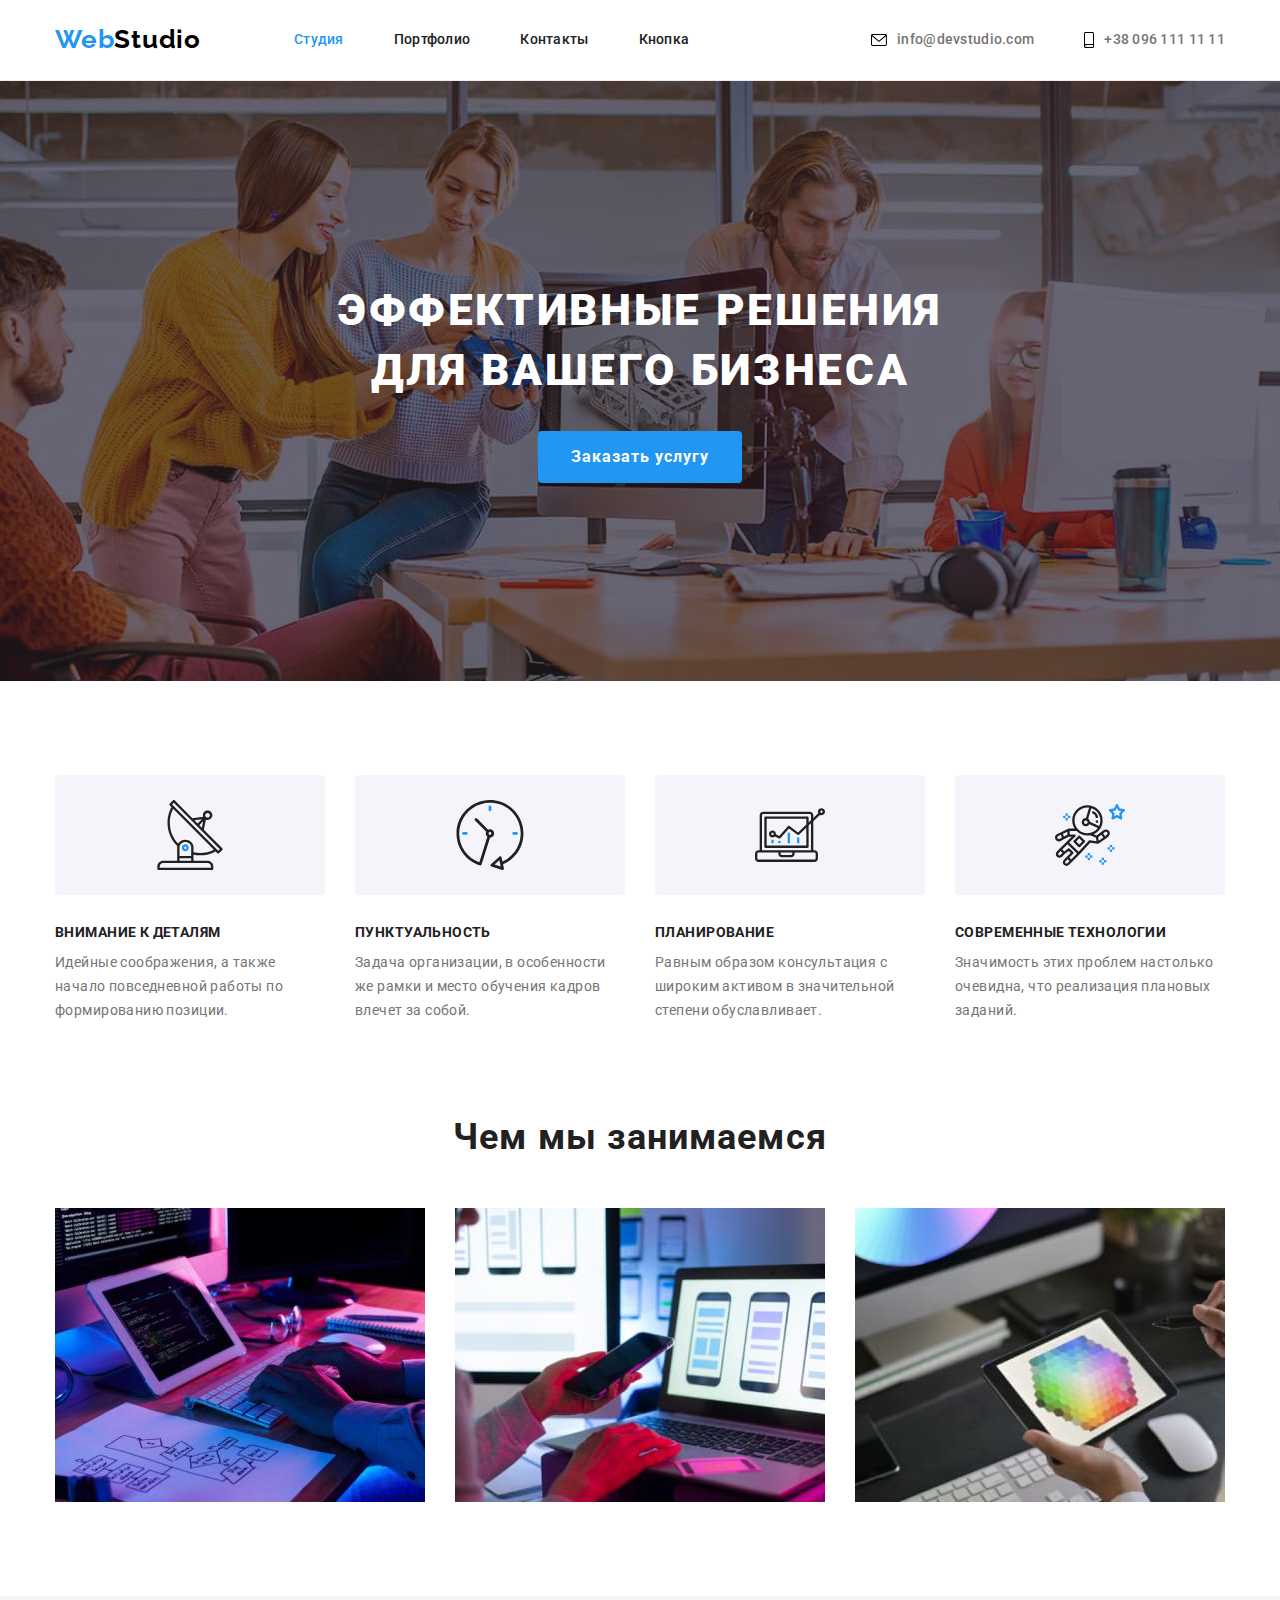
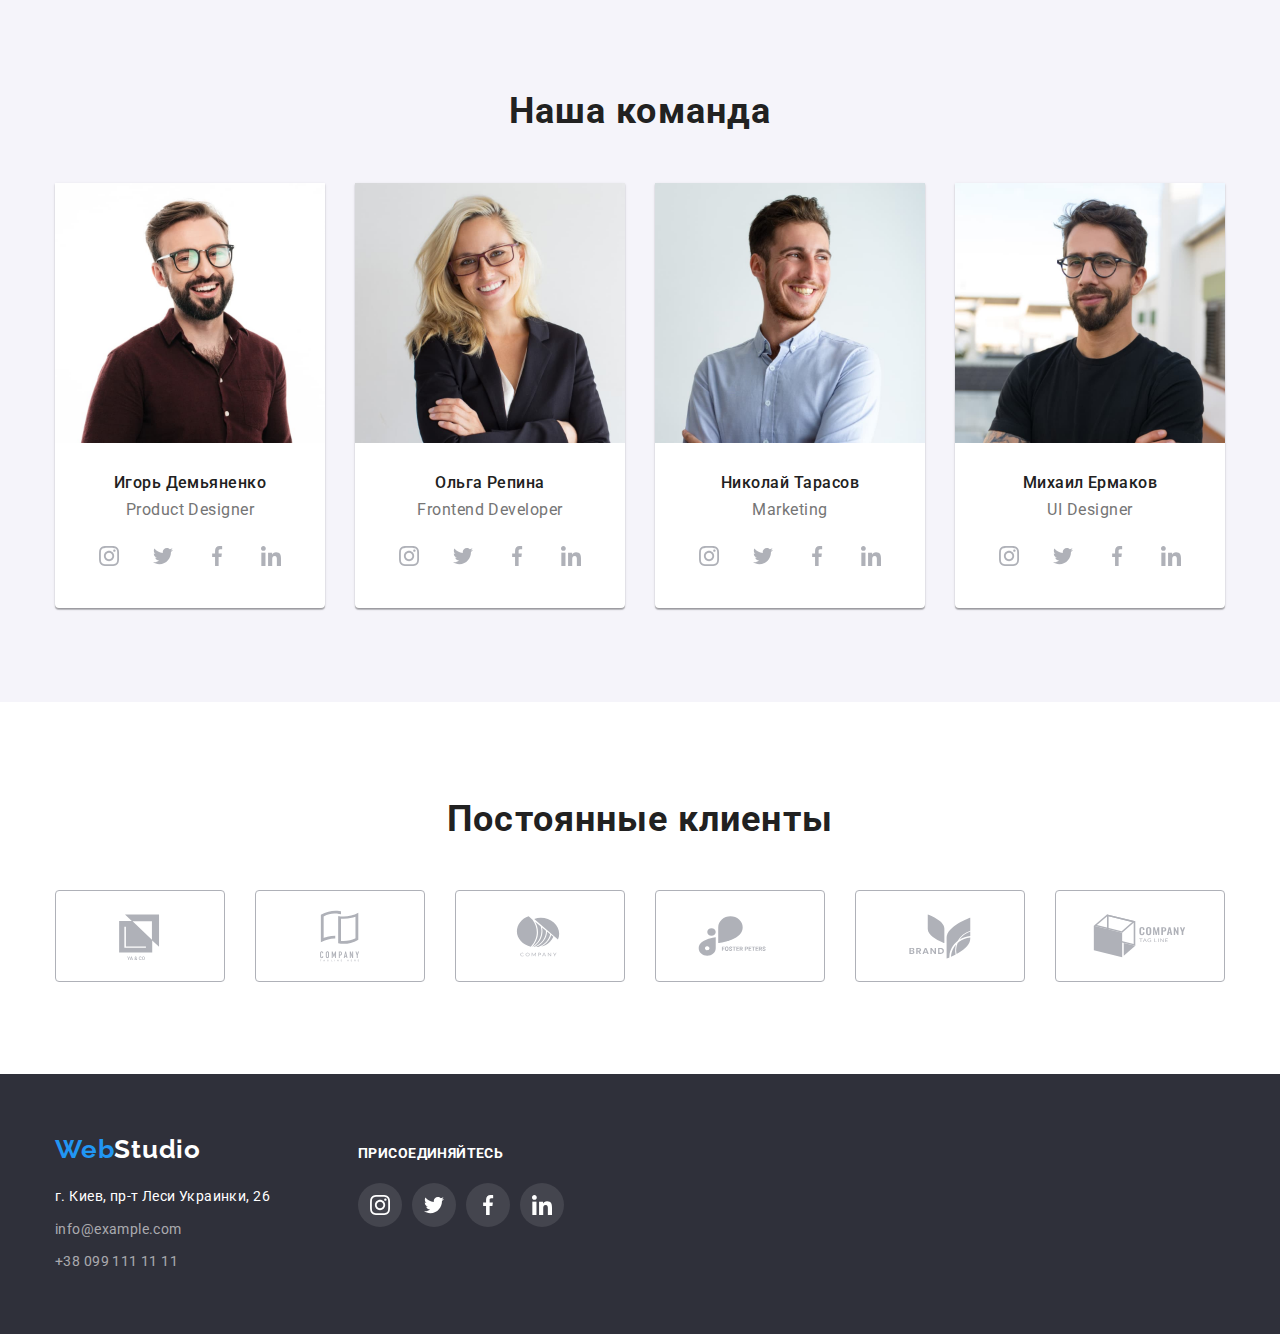
<file: index.html>
<!DOCTYPE html>
<html lang="ru">

<head>
    <meta charset="UTF-8">
    <meta http-equiv="X-UA-Compatible" content="IE=edge">
    <meta name="viewport" content="width=device-width, initial-scale=1.0">
    <title>TEST-ГЛАВНАЯ</title>
    <link rel="preconnect" href="https://fonts.googleapis.com">
    <link rel="preconnect" href="https://fonts.gstatic.com" crossorigin>
    <link
        href="https://fonts.googleapis.com/css2?family=Raleway:wght@700&family=Roboto:wght@400;500;700;900&display=swap"
        rel="stylesheet">
    <!-- Файл НОРМАЛИЗ -->
    <link rel="stylesheet"
        href="https://cdnjs.cloudflare.com/ajax/libs/modern-normalize/1.1.0/modern-normalize.min.css">
    <link rel="stylesheet" href="./css/styles.css">
</head>

<body>
    <!-- ==== ШАПКА САЙТА HEADER ===   -->

    <header class="header">
        <div class="container prime-nav">

            <!-- ... ГЛАВНАЯ НАВИГАЦИЯ C ПЕРВЫМ СПИСКОМ ... -->

            <nav class="general-nav">
                <!-- ЛОГОТИП СТУДИИ -->
                <a href="./index.html" class="logo-top"><span class="accent">Web</span><span
                        class="studio">Studio</span></a>
                <!-- ПЕРВЫЙ СПИСОК -->
                <ul class="list site-nav">
                    <li class="item"><a href="./index.html" class="link current">Студия</a></li>
                    <li class="item"><a href="./portfolio.html" class="link portfolio">Портфолио</a></li>
                    <li class="item"><a href="./drop-menu.html" class="link contact">Контакты</a></li>
                    <li class="item"><a href="./button-02anime.html" class="link contact">Кнопка</a></li>
                </ul>
            </nav>
            <!-- ... КОНТАКТЫ ВТОРОЙ СПИСОК В ШАПКЕ ... -->
            <ul class="list contakt-header">
                <li class="item">
                    <a href="mailto:info@devstudio.com" class="link link-mail" rel=""><svg class="icon-contact"
                            width="16" height="12">
                            <use href="./images/symbol.svg#mail"></use>
                        </svg>info@devstudio.com</a>
                </li>
                <li class="item">
                    <a href="tel:+380961111111" class="link link-tel"><svg class="icon-contact" width="10" height="16">
                            <use href="./images/symbol.svg#smart"></use>
                        </svg>+38 096 111 11 11</a>
                </li>
            </ul>
        </div>
    </header>

    <!-- ==== MAIN СТРАНИЦЫ ==== -->
    <main>
        <!-- HERO -->
        <section class="section hero-img">
            <div class="container hero">
                <h1 class="hero-title">Эффективные решения<br> для вашего бизнеса</h1>
                <button type="button" class="hero-btn btn">Заказать услугу</button>
            </div>
        </section>

        <!-- ==== СЕКЦИЯ ОСОБЕННОСТИ ==== -->

        <section class="section nuances">
            <div class="container flex-nuances">
                <h2 class="hidden section-title">Особенности</h2>
                <ul class="list nuances-list">
                    <li class="item">
                        <div class="box-nuanse">
                            <svg width="70" height="70" class="icon-nuanse">
                                <use href="./images/symbol.svg#antenna"></use>
                            </svg>
                        </div>
                        <h3 class="title nuances-title">Внимание к деталям</h3>
                        <p class="txt">
                            Идейные соображения, а также начало повседневной работы по формированию позиции.
                        </p>
                    </li>
                    <li class="item">
                        <div class="box-nuanse">
                            <svg width="70" height="70" class="icon-nuanse">
                                <use href="./images/symbol.svg#clock"></use>
                            </svg>
                        </div>
                        <h3 class="title nuances-title">Пунктуальность</h3>
                        <p class="txt">
                            Задача организации, в особенности же рамки и место обучения кадров влечет за собой.
                        </p>
                    </li>
                    <li class="item">
                        <div class="box-nuanse">
                            <svg width="70" height="70" class="icon-nuanse">
                                <use href="./images/symbol.svg#diagram"></use>
                            </svg>
                        </div>
                        <h3 class="title nuances-title">Планирование</h3>
                        <p class="txt">
                            Равным образом консультация с широким активом в значительной степени обуславливает.
                        </p>
                    </li>
                    <li class="item">
                        <div class="box-nuanse">
                            <svg width="70" height="70" class="icon-nuanse">
                                <use href="./images/symbol.svg#astronaut"></use>
                            </svg>
                        </div>
                        <h3 class="title nuances-title">Современные технологии</h3>
                        <p class="txt">
                            Значимость этих проблем настолько очевидна, что реализация плановых заданий.
                        </p>
                    </li>
                </ul>
            </div>
        </section>

        <!-- ==== СЕКЦИЯ ЧЕМ МЫ ЗАНИМАЕМСЯ ==== -->
        <section class="section job">
            <div class="container">
                <h2 class="title section-title">Чем мы занимаемся</h2>
                <ul class="list job-list">
                    <li class="item">
                        <img src="./images/box1.jpg" width="370" alt="руки с клавиатурой" />
                    </li>
                    <li class="item">
                        <img src="./images/box2.jpg" width="370" alt=" рука с мобильным" />
                    </li>
                    <li class="item">
                        <img src="./images/box3.jpg" width="370" alt=" рука с планшетом" />
                    </li>
                </ul>
            </div>
        </section>
        <!-- ====  СЕКЦИЯ КОМАНДА  ==== -->
        <section class="section team">
            <div class="container">
                <h2 class="title section-title">Наша команда</h2>
                <ul class="list team-list">
                    <li class="item">
                        <img src="./images/t-card1.jpg" width="270" alt="фото Игорь Демьяненко">
                        <div class="team-card">
                            <h3 class="title team-title">Игорь Демьяненко</h3>
                            <p lang="en" class="txt">Product Designer</p>
                            <ul class="list social-list">
                                <li class="item item-social">
                                    <a href="" class="link link-soc">
                                        <svg class="icon-soc" width="20" height="20">
                                            <use href="./images/symbol.svg#insta"></use>
                                        </svg>
                                    </a>
                                </li>
                                <li class="item item-social">
                                    <a href="" class="link link-soc">
                                        <svg class="icon-soc" width="20" height="20">
                                            <use href="./images/symbol.svg#twitt"></use>
                                        </svg>
                                    </a>
                                </li>
                                <li class="item item-social">
                                    <a href="" class="link link-soc">
                                        <svg class="icon-soc" width="20" height="20">
                                            <use href="./images/symbol.svg#fb"></use>
                                        </svg>
                                    </a>
                                </li>
                                <li class="item item-social">
                                    <a href="" class="link link-soc">
                                        <svg class="icon-soc" width="20" height="20">
                                            <use href="./images/symbol.svg#linkedin"></use>
                                        </svg>
                                    </a>
                                </li>
                            </ul>
                        </div>
                    </li>
                    <li class="item">
                        <img src="./images/t-card2.jpg" width="270" alt="фото Ольга Репина">
                        <div class="team-card">
                            <h3 class="title team-title">Ольга Репина</h3>
                            <p lang="en" class="txt">Frontend Developer</p>
                            <ul class="list social-list">
                                <li class="item item-social">
                                    <a href="" class="link link-soc">
                                        <svg class="icon-soc" width="20" height="20">
                                            <use href="./images/symbol.svg#insta"></use>
                                        </svg>
                                    </a>
                                </li>
                                <li class="item item-social">
                                    <a href="" class="link link-soc">
                                        <svg class="icon-soc" width="20" height="20">
                                            <use href="./images/symbol.svg#twitt"></use>
                                        </svg>
                                    </a>
                                </li>
                                <li class="item item-social">
                                    <a href="" class="link link-soc">
                                        <svg class="icon-soc" width="20" height="20">
                                            <use href="./images/symbol.svg#fb"></use>
                                        </svg>
                                    </a>
                                </li>
                                <li class="item item-social">
                                    <a href="" class="link link-soc">
                                        <svg class="icon-soc" width="20" height="20">
                                            <use href="./images/symbol.svg#linkedin"></use>
                                        </svg>
                                    </a>
                                </li>
                            </ul>

                        </div>
                    </li>
                    <li class="item">
                        <img src="./images/t-card3.jpg" width="270" alt="фото Николай Тарасов">
                        <div class="team-card">
                            <h3 class="title team-title">Николай Тарасов</h3>
                            <p lang="en" class="txt">Marketing</p>
                            <ul class="list social-list">
                                <li class="item item-social">
                                    <a href="" class="link link-soc">
                                        <svg class="icon-soc" width="20" height="20">
                                            <use href="./images/symbol.svg#insta"></use>
                                        </svg>
                                    </a>
                                </li>
                                <li class="item item-social">
                                    <a href="" class="link link-soc">
                                        <svg class="icon-soc" width="20" height="20">
                                            <use href="./images/symbol.svg#twitt"></use>
                                        </svg>
                                    </a>
                                </li>
                                <li class="item item-social">
                                    <a href="" class="link link-soc">
                                        <svg class="icon-soc" width="20" height="20">
                                            <use href="./images/symbol.svg#fb"></use>
                                        </svg>
                                    </a>
                                </li>
                                <li class="item item-social">
                                    <a href="" class="link link-soc">
                                        <svg class="icon-soc" width="20" height="20">
                                            <use href="./images/symbol.svg#linkedin"></use>
                                        </svg>
                                    </a>
                                </li>
                            </ul>

                        </div>
                    </li>
                    <li class="item">
                        <img src="./images/t-card4.jpg" width="270" alt="фото Михаил Ермаков">
                        <div class="team-card">
                            <h3 class="title team-title">Михаил Ермаков</h3>
                            <p lang="en" class="txt">UI Designer</p>
                            <ul class="list social-list">
                                <li class="item item-social">
                                    <a href="" class="link link-soc">
                                        <svg class="icon-soc" width="20" height="20">
                                            <use href="./images/symbol.svg#insta"></use>
                                        </svg>
                                    </a>
                                </li>
                                <li class="item item-social">
                                    <a href="" class="link link-soc">
                                        <svg class="icon-soc" width="20" height="20">
                                            <use href="./images/symbol.svg#twitt"></use>
                                        </svg>
                                    </a>
                                </li>
                                <li class="item item-social">
                                    <a href="" class="link link-soc">
                                        <svg class="icon-soc" width="20" height="20">
                                            <use href="./images/symbol.svg#fb"></use>
                                        </svg>
                                    </a>
                                </li>
                                <li class="item item-social">
                                    <a href="" class="link link-soc">
                                        <svg class="icon-soc" width="20" height="20">
                                            <use href="./images/symbol.svg#linkedin"></use>
                                        </svg>
                                    </a>
                                </li>
                            </ul>

                        </div>
                    </li>
                </ul>
            </div>
        </section>

        <!-- ===== СЕКЦИЯ КЛИЕНТЫ ==== -->

        <section class="section section-client">
            <div class="container">
                <h2 class="title section-title">Постоянные клиенты</h2>
                <ul class="list client-list">
                    <li class="item klient-item"><a href="#" class="link link-client">
                            <svg class="icon-client" width="106" height="60">
                                <use href=" ./images/symbol.svg#client1"></use>
                            </svg>
                        </a></li>
                    <li class="item client-item"><a href="#" class="link link-client">
                            <svg class="icon-client" width="106" height="60">
                                <use href=" ./images/symbol.svg#client2"></use>
                            </svg>
                        </a></li>
                    <li class="item client-item"><a href="#" class="link link-client">
                            <svg class="icon-client" width="106" height="60">
                                <use href=" ./images/symbol.svg#client3"></use>
                            </svg>
                        </a></li>
                    <li class="item client-item"><a href="#" class="link link-client">
                            <svg class="icon-client" width="106" height="60">
                                <use href=" ./images/symbol.svg#client4"></use>
                            </svg>
                        </a></li>
                    <li class="item client-item"><a href="#" class="link link-client">
                            <svg class="icon-client" width="106" height="60">
                                <use href=" ./images/symbol.svg#client5"></use>
                            </svg>

                        </a></li>
                    <li class="item client-item"><a href="#" class="link link-client">
                            <svg class="icon-client" width="106" height="60">
                                <use href=" ./images/symbol.svg#client6"></use>
                            </svg>
                        </a></li>
                </ul>
            </div>

        </section>
    </main>

    <!-- ==== FOOTER ==== -->

    <footer class="section footer">
        <div class="container footer-container">
            <div class="address-logo"><a href="./index.html" class="logo-bоttom"><span class="accent">Web</span><span
                        class="logo-footer">Studio</span></a>
                <address class="address">
                    <ul class="list contact-footer">
                        <li class="item">
                            <p class="text">г. Киев, пр-т Леси Украинки, 26</p>
                        <li class="item"><a href="mailto:info@example.com" class="link">info@example.com</a></li>
                        <li class="item"><a href="tel:+380991111111" class="link">+38 099 111 11 11</a></li>
                    </ul>
                </address>
            </div>
            <div class="join">
                <h2 class="title-footer">Присоединяйтесь</h2>
                <!-- <ul class="list futer-doclist"></ul> -->
                <ul class="list soc-list-footer">
                    <li class="item item-social">
                        <a href="" class="link link-soc">
                            <svg class="icon-soc" width="20" height="20">
                                <use href="./images/symbol.svg#insta"></use>
                            </svg>
                        </a>
                    </li>
                    <li class="item item-social">
                        <a href="" class="link link-soc">
                            <svg class="icon-soc" width="20" height="20">
                                <use href="./images/symbol.svg#twitt"></use>
                            </svg>
                        </a>
                    </li>
                    <li class="item item-social">
                        <a href="" class="link link-soc">
                            <svg class="icon-soc" width="20" height="20">
                                <use href="./images/symbol.svg#fb"></use>
                            </svg>
                        </a>
                    </li>
                    <li class="item item-social">
                        <a href="" class="link link-soc">
                            <svg class="icon-soc" width="20" height="20">
                                <use href="./images/symbol.svg#linkedin"></use>
                            </svg>
                        </a>
                    </li>
                </ul>

            </div>

        </div>

    </footer>
    <!-- ===========FUTER-FIN======== -->
    <!-- MODAL -->
    <div class="backdrop is-hidden">
        <div class="modal">
            <button type="button" class="modal-btn btn">Убрать</button>
            <p class="txt txt-modal">Lorem ipsum dolor sit amet consectetur adipisicing elit. Voluptatibus delectus
                soluta quidem aperiam, consectetur obcaecati expedita, voluptatum nisi quis, quibusdam dicta ipsa
                velit!</p>
        </div>
    </div>


</body>

</html>
</file>
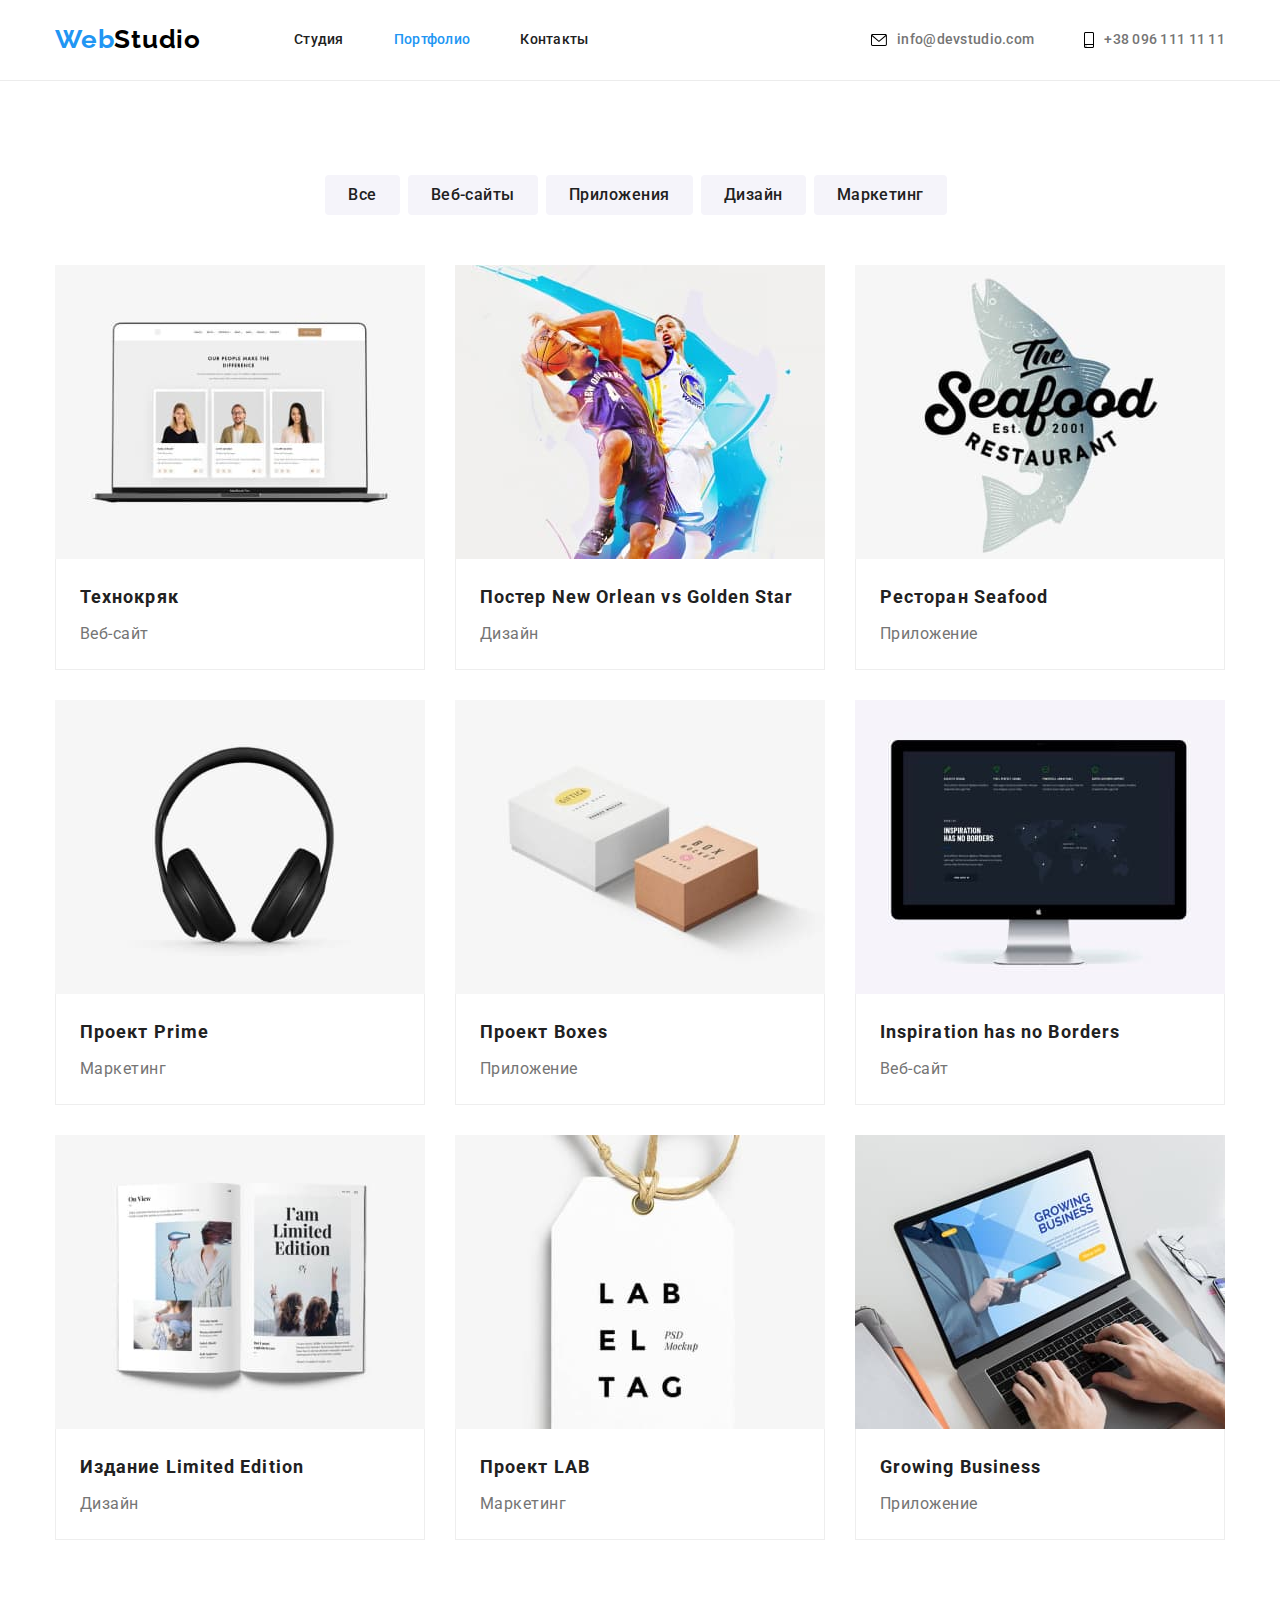
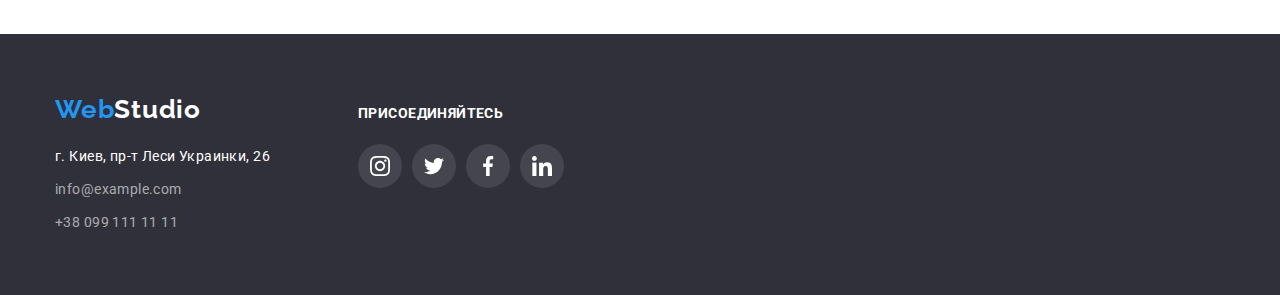
<file: portfolio.html>
<!DOCTYPE html>
<html lang="ru">

<head>
    <meta charset="UTF-8">
    <meta http-equiv="X-UA-Compatible" content="IE=edge">
    <meta name="viewport" content="width=device-width, initial-scale=1.0">
    <title>TEST-Ctudio ПОРТФОЛИО</title>
    <link rel="preconnect" href="https://fonts.googleapis.com">
    <link rel="preconnect" href="https://fonts.gstatic.com" crossorigin>
    <link
        href="https://fonts.googleapis.com/css2?family=Raleway:wght@700&family=Roboto:wght@400;500;700;900&display=swap"
        rel="stylesheet">
    <!-- <link rel="preconnect" href="https://fonts.googleapis.com">
    <link rel="preconnect" href="https://fonts.gstatic.com" crossorigin>
    <link
        href="https://fonts.googleapis.com/css2?family=Raleway:wght@700&family=Roboto:ital,wght@0,500;0,700;0,900;1,400&display=swap"
        rel="stylesheet"> -->
    <!-- Файл НОРМАЛИЗ -->
    <link rel="stylesheet"
        href="https://cdnjs.cloudflare.com/ajax/libs/modern-normalize/1.1.0/modern-normalize.min.css">
    <link rel="stylesheet" href="./css/styles.css">
</head>

<body>
    <!-- ==== ШАПКА САЙТА ==== -->
    <header class="header">

        <div class="container prime-nav">

            <!-- ==== ГЛАВНАЯ НАВИГАЦИЯ C ПЕРВЫМ СПИСКОМ ==== -->

            <!-- ЛОГОТИП СТУДИИ -->
            <nav class="general-nav"><a href="./index.html" class="logo-top"><span class="accent">Web</span><span
                        class="studio">Studio</span></a>
                <ul class="list site-nav">
                    <li class="item"><a href="./index.html" class="link ">Студия</a></li>
                    <li class="item"><a href="./portfolio.html" class="link portfolio current">Портфолио</a></li>
                    <li class="item"><a href="#" class="link contact">Контакты</a></li>
                </ul>
            </nav>
            <!-- .... КОНТАКТЫ ВТОРОЙ СПИСОК В ШАПКЕ .... -->
            <ul class="list contakt-header">
                <li class="item">
                    <a href="mailto:info@devstudio.com" class="link link-mail" rel=""><svg class="icon-contact"
                            width="16" height="12">
                            <use href="./images/symbol.svg#mail"></use>
                        </svg>info@devstudio.com</a>
                </li>
                <li class="item">
                    <a href="tel:+380961111111" class="link link-tel"><svg class="icon-contact" width="10" height="16">
                            <use href="./images/symbol.svg#smart"></use>
                        </svg>+38 096 111 11 11</a>
                </li>
            </ul>
        </div>
    </header>
    <!-- MAIN СОДЕРЖАНИЕ -->
    <main>
        <section class="section works">
            <div class="container work-container">
                <h2 class="hidden">Портфолио</h2>
                <!-- ... КНОПКИ ... -->
                <ul class="list work-list">
                    <li><button type="button" class="btn-work">Все</button></li>
                    <li><button type="button" class="btn-work">Веб-сайты</button></li>
                    <li><button type="button" class="btn-work">Приложения</button></li>
                    <li><button type="button" class="btn-work">Дизайн</button></li>
                    <li><button type="button" class="btn-work">Маркетинг</button></li>
                </ul>
                <!-- ==== РАБОТЫ ==== -->
                <ul class="list example-list">
                    <li class="work-item"><a href="#" class="link"><img src="./images/01-tehno.jpg"
                                alt="Картинка с примером веб-сайта" width="370">
                            <div class="card-content">
                                <h3 class="title works-title">Технокряк</h3>
                                <p class="txt">Веб-сайт</p>
                            </div>
                        </a>
                    </li>
                    <li class="work-item"><a href="#" class="link">
                            <img src="./images/02-neworlean.jpg" alt="Пример постера" width="370">
                            <div class="card-content">
                                <h3 class="title works-title">Постер <span lang="en">New Orlean vs Golden Star</span>
                                </h3>
                                <p class="txt">Дизайн</p>
                            </div>
                        </a>
                    </li>
                    <li class="work-item"><a href="#" class="link">
                            <img src="./images/03-rest.jpg" alt="Картинка рекламы ресторана" width="370">
                            <div class="card-content">
                                <h3 class="title works-title">Ресторан Seafood</h3>
                                <p class="txt">Приложение</p>
                            </div>
                        </a>
                    </li>
                    <li class="work-item"><a href="#" class="link">
                            <img src="./images/04-prime.jpg" alt="Картинка рекламы гаджетов" width="370">
                            <div class="card-content">
                                <h3 class="title works-title">Проект Prime</h3>
                                <p class="txt">Маркетинг</p>
                            </div>
                        </a>
                    </li>
                    <li class="work-item"><a href="#" class="link">
                            <img src="./images/05-boxes.jpg" alt="Картинка рекламы приложения" width="370">
                            <div class="card-content">
                                <h3 class="title works-title">Проект Boxes</h3>
                                <p class="txt">Приложение</p>
                            </div>
                        </a>
                    </li>
                    <li class="work-item"><a href="#" class="link">
                            <img src="./images/06-no-borders.jpg" alt="Картинка рекламы веб-сайта" width="370">
                            <div class="card-content">
                                <h3 class="title works-title"><span lang="en">Inspiration has no Borders</span></h3>
                                <p class="txt">Веб-сайт</p>
                            </div>
                        </a>
                    </li>
                    <li class="work-item"><a href="#" class="link">
                            <img src="./images/07-limit-edit.jpg" alt="Картинка примера дизайна" width="370">
                            <div class="card-content">
                                <h3 class="title works-title">Издание Limited Edition</h3>
                                <p class="txt">Дизайн</p>
                            </div>
                        </a>
                    </li>
                    <li class="work-item"><a href="#" class="link">
                            <img src="./images/08-lab.jpg" alt="Картинка примера рекламы" width="370">
                            <div class="card-content">
                                <h3 class="title works-title">Проект LAB</h3>
                                <p class="txt">Маркетинг</p>
                            </div>
                        </a>
                    </li>
                    <li class="work-item"><a href="#" class="link">
                            <img src="./images/09-busines.jpg" alt="Картинка рекламы приложения" width="370">
                            <div class="card-content">
                                <h3 class="title works-title">Growing Business</h3>
                                <p class="txt">Приложение</p>
                            </div>
                        </a>
                    </li>
                </ul>
            </div>
        </section>
    </main>

    <!-- ==== FOOTER ==== -->

    <footer class="section footer">
        <div class="container footer-container">
            <div class="address-logo"><a href="./index.html" class="logo-bоttom"><span class="accent">Web</span><span
                        class="logo-footer">Studio</span></a>
                <address class="address">
                    <ul class="list contact-footer">
                        <li class="item">
                            <p class="text">г. Киев, пр-т Леси Украинки, 26</p>
                        <li class="item"><a href="mailto:info@example.com" class="link">info@example.com</a></li>
                        <li class="item"><a href="tel:+380991111111" class="link">+38 099 111 11 11</a></li>
                    </ul>
                </address>
            </div>
            <div class="join">
                <h2 class="title-footer">Присоединяйтесь</h2>
                <!-- <ul class="list futer-doclist"></ul> -->
                <ul class="list soc-list-footer">
                    <li class="item item-social">
                        <a href="" class="link link-soc">
                            <svg class="icon-soc" width="20" height="20">
                                <use href="./images/symbol.svg#insta"></use>
                            </svg>
                        </a>
                    </li>
                    <li class="item item-social">
                        <a href="" class="link link-soc">
                            <svg class="icon-soc" width="20" height="20">
                                <use href="./images/symbol.svg#twitt"></use>
                            </svg>
                        </a>
                    </li>
                    <li class="item item-social">
                        <a href="" class="link link-soc">
                            <svg class="icon-soc" width="20" height="20">
                                <use href="./images/symbol.svg#fb"></use>
                            </svg>
                        </a>
                    </li>
                    <li class="item item-social">
                        <a href="" class="link link-soc">
                            <svg class="icon-soc" width="20" height="20">
                                <use href="./images/symbol.svg#linkedin"></use>
                            </svg>
                        </a>
                    </li>
                </ul>

            </div>

        </div>

    </footer>
</body>

</html>
</file>
<file: css/styles.css>
:root {
  --logo-studio-color: #000000;
  --bg-prime-color: #ffffff;
  --bg-second-color: #f5f4fa;
  --text-prime-color: #757575;
  --text-second-color: #212121;
  --text-accent-color: #2196f3;
  --botton-prime-color: #f5f4fa;
  --border-color: #eeeeee;
  --link-footer-color: rgba(255, 255, 255, 0.6);
  --hero-footer-color: #2f303a;
  --border-card-color: #eeeeee;
  --header-border-color: #ececec;
  --icon-soc-color: #afb1b8;
  --soc-footer-color: rgba(255, 255, 255, 0.1);
}
body {
  font-family: "Roboto", sans-serif;
  font-style: normal;
  font-weight: 400;
  font-size: 14px;
  background-color: var(--body-prime-color);
  color: var(--text-prime-color);
}
/* ЗАГОЛОВКИ СБРОС отступов */
p,
h1,
h2,
h3,
h4,
h5,
h6,
ul {
  margin-top: 0;
  margin-bottom: 0;
}
/* РИСУНКИ В INLINE-BLOCK */
img {
  display: block;
  padding: 0;
  margin: 0;
}
/* === УДАЛЕНЫ МАРКЕРЫ ДЛЯ ВСЕХ СПИСКОВ === */
.list {
  margin: 0;
  padding: 0;
  list-style: none;
}
/* === УДАЛЕНЫ ПОДЧЕРКИВАНИЕ ССЫЛОК ===  */
.link {
  text-decoration: none;
}
/* --= ПАРАМЕТРЫ КОНТЕЙНЕРА =-- */
.container {
  width: 1200px;
  margin: 0 auto;
  padding-left: 15px;
  padding-right: 15px;
}
/* ===  ШРИФТ h2(ешеду) ДЛЯ ВСЕХ СЕКЦИЙ(кроме footer)  === */
.section-title {
  margin-bottom: 50px;

  font-weight: 700;
  font-size: 36px;
  line-height: 1.17;
  text-align: center;
  letter-spacing: 0.03em;
}
/* ========== HEADER======= */

/* БЛОК НАВИГАЦИЯ И КОНТАКТЫ */
.prime-nav {
  display: flex;
  align-items: center;
  /* justify-content: space-between; */
}

/* ----  СТИЛЬ ЛОГОТИПА HEADER И FOOTER   --- */
.logo-top {
  display: block;
  padding-top: 24px;
  padding-bottom: 25px;
}
.logo-top,
.logo-bоttom {
  text-decoration: none;
  font-family: Raleway;
  font-style: normal;
  font-weight: 700;
  font-size: 26px;
  line-height: 31px;
  letter-spacing: 0.03em;
  text-decoration: none;
  /* --- ЦВЕТ ЛОГОТИПА HEADER  --- */
  color: var(--logo-studio-color);
}
/* -- ЦВЕТОВОЙ АКЦЕНТ ЛОГОТИПА HEADER И FOOTER -- */
.accent {
  color: var(--text-accent-color);
}

/* ====ГЛАВНАЯ НАВИГАЦИЯ ==== */
.general-nav {
  display: flex;
  align-items: center;
}
.site-nav {
  display: flex;
  margin-left: 93px;
}
.site-nav .item + .item {
  margin-left: 50px;
}
.site-nav .link {
  display: block;
  padding-top: 32px;
  padding-bottom: 32px;

  font-size: 14px;
  font-weight: 500;
  line-height: 1.14;
  letter-spacing: 0.02em;
  color: var(--text-second-color);

  text-decoration: none;
}
/* ---= ПОДСВЕТКА ТЕКУЩЕЙ СТРАНИЦЫ =---  */
.site-nav .link.current {
  color: var(--text-accent-color);
}
.site-nav .link:hover,
.site-nav .link:focus {
  color: var(--text-accent-color);
}

/* --- КОНТАКТЫ HEADER   --- */
.contakt-header {
  display: flex;
  /* align-items: baseline; */
  margin-left: auto;
}
.contakt-header .item + .item {
  margin-left: 50px;
}
.contakt-header .item {
  display: inline-flex;
  align-items: center;
}

.contakt-header .link {
  /* ПЕРЕВОДИМ В FLEX */
  display: flex;
  align-items: center;
  /* _________Старыйкод___________ */
  padding-top: 32px;
  padding-bottom: 32px;
  text-decoration: none;
  font-size: 14px;
  font-weight: 500;
  line-height: 1.14;
  letter-spacing: 0.02em;
  color: var(--text-prime-color);
  /* fill: currentColor; */
}
.icon-contact {
  /* fill: var(--text-prime-color); */
  margin-right: 10px;
}

/* HOVER FOCUS ЧЕРЕЗ LI */
/* +ЗАЛИВАЕМ SVG ЧЕРЕЗ CURRENTcolor */

.contakt-header .link:hover,
.contakt-header .link:focus {
  color: var(--text-accent-color);
  fill: currentColor;
}
/* --------------------------------------- */
/* .contakt-header .link:hover:hover .icon-contact,
.contakt-header .link:hover:focus .icon-contact {
  color: var(--text-accent-color);
  fill: var(--text-accent-color);
} */

/* ---нижняя линия в HEADER------  */
.header {
  border-bottom: 1px solid var(--header-border-color);
}

/* ===========  HEADER FIN  ====== */

/* ===  MAIN INDEX  === */

/* ---  СТИЛЬ ДЛЯ HERO  --- */

.hero-img {
  max-width: 1600px;
  height: 600px;
  margin-left: auto;
  margin-right: auto;

  text-align: center;
  background-image: linear-gradient(
      rgba(56, 47, 58, 0.4),
      rgba(56, 47, 58, 0.4)
    ),
    url(../images/hero-Img-opt.jpg);
  background-color: var(--bg-hero-color);
  background-repeat: no-repeat;
  background-size: cover;
  background-position: center;
}
.hero {
  padding-top: 200px;
  padding-bottom: 200px;
}
.hero-title {
  margin-bottom: 30px;
  /* ШРИФТЫ */
  font-weight: 900;
  font-size: 44px;
  line-height: 1.36;
  letter-spacing: 0.06em;
  text-transform: uppercase;
  color: var(--bg-prime-color);
}
/* ==== КНОПКА HERO Заказать === */
.hero-btn.btn {
  display: inline-block;
  padding: 10px 32px;
  align-items: center;
  text-align: center;

  font-family: inherit; /* НАСЛ-от BODY-  */
  font-weight: 700;
  font-size: 16px;
  line-height: 1.87;
  letter-spacing: 0.06em;

  border: 1px solid transparent;
  border-radius: 4px;
  color: var(--bg-prime-color);
  background-color: var(--text-accent-color);
  cursor: pointer;
}
.hero-btn.btn:hover,
.hero-btn.btn:focus,
.hero-btn.btn:active {
  background: #188ce8;
  box-shadow: 0px 4px 4px rgba(0, 0, 0, 0.15);
}
/* ---  HERO-FIN  --- */

.title {
  color: var(--text-second-color);
}
/* ========  СЕКЦИЯ ОСОБЕННОСТИ  ======= */

.nuances {
  padding-top: 94px;
}
.hidden {
  display: none;
}
.nuances-list {
  display: flex;
  flex-direction: row;

  /* display: flex;
  justify-content: center;
  margin-left: auto;
  margin-right: auto; */
}

.nuances-list .item:not(:last-child) {
  margin-right: 30px;
}
.nuances-list .item {
  width: 270px;
}

.nuances-title {
  /* padding-bottom: 10px; */
  font-weight: 700;
  font-size: 14px;
  line-height: 1.14;
  letter-spacing: 0.03em;
  text-transform: uppercase;

  margin-bottom: 10px;
}
.nuances-list .txt {
  line-height: 1.7;
  letter-spacing: 0.03em;
}
/* ----ИКОНКИ ОСОБЕННОСТЕЙ------ */
.box-nuanse {
  display: flex;
  justify-content: center;
  align-items: center;
  width: 270px;
  height: 120px;
  margin-bottom: 30px;
  border-radius: 4px;
  background-color: var(--bg-second-color);
}

/* ======== СЕКЦИЯ ЧЕМ МЫ ЗАНИМАЕМСЯ ======== */
.job {
  padding-top: 94px;
  padding-bottom: 94px;
}
.job-list {
  display: flex;
  justify-content: space-between;
}

/* ============ СЕКЦИЯ КОМАНДА =============== */
.section.team {
  padding-top: 94px;
  padding-bottom: 94px;
  background-color: var(--bg-second-color);
}
.team-list {
  display: flex;
  justify-content: space-between;
}
/* ФОН КАРТОЧКИ КОМАНДЫ */
.team-list > .item {
  border-radius: 0px 0px 4px 4px;
  background-color: var(--bg-prime-color);
  box-shadow: 0px 1px 3px rgba(0, 0, 0, 0.12), 0px 1px 1px rgba(0, 0, 0, 0.14),
    0px 2px 1px rgba(0, 0, 0, 0.2);
}
.team-card {
  padding-top: 30px;
  padding-bottom: 30px;
  text-align: center;
}
.team-title {
  margin-bottom: 10px;
  font-weight: 500;
  font-size: 16px;
  line-height: 1.19;
  text-align: center;
  letter-spacing: 0.03em;
}
.team-list .txt {
  display: inline-block;
  font-size: 16px;
  line-height: 1.19px;
  text-align: center;
  letter-spacing: 0.03em;
}
/* СОЦ-СЕТИ КОМАНДЫ */
.social-list {
  /* width: 270; */
  display: flex;
  flex-direction: row;
  padding-left: 32px;
  padding-right: 32px;
  margin-top: 16px;
  justify-content: center;
}
.item-social:not(:last-child) {
  margin-right: 10px;
}
.link-soc {
  display: flex;
  width: 44px;
  height: 44px;
  justify-content: center;
  align-items: center;
  border-radius: 50%;
  /* background-color: yellow; */
  /* outline: 1px solid teal; */
}
.link-soc:hover,
.link-soc:focus {
  background-color: var(--text-accent-color);
}
.icon-soc {
  fill: var(--icon-soc-color);
}
/* .icon-soc:hover,
.icon-soc:focus .lin {
  fill: var(--bg-prime-color);
} */
.link-soc:hover .icon-soc,
.link-soc:focus .icon-soc {
  fill: var(--bg-prime-color);
}
/* ======================СЕКЦИЯ КЛИЕНТЫ================= */
.section-client {
  padding-top: 96px;
  padding-bottom: 92px;
}

.client-list {
  display: flex;
  justify-content: space-between;
  align-items: center;
}
.client-item {
  display: flex;
  /* outline: 1px solid teal; */
}

.link-client {
  display: flex;
  justify-content: center;
  width: 170px;
  height: 92px;
  padding: 16px 32px;
  border: 1px solid var(--icon-soc-color);
  border-radius: 4px;
  /* background-color: violet; */
}
.icon-client {
  fill: var(--icon-soc-color);
}
.link-client:hover {
  border-color: var(--text-accent-color);
}
.link-client:hover .icon-client,
.link-client:focus .icon-client {
  fill: var(--text-accent-color);
}

/* === INDEX FIN === */

/* === PORTFOLIO MAIN PAGE === */
.section.works {
  padding-top: 94px;
  padding-bottom: 94px;
}

/* --- КНОПКИ ПОРТФОЛИО  --- */
.work-list {
  display: flex;
  justify-content: center;
  margin-bottom: 50px;
  /* padding-top: 94px; */
}
.btn-work {
  padding: 6px 22px;
  margin-right: 8px;
  border-radius: 4px;
  border: 1px solid transparent;

  font-family: Roboto;
  font-weight: 500;
  font-size: 16px;
  line-height: 1.62;
  text-align: center;
  letter-spacing: 0.03em;
  color: var(--text-second-color);
  background-color: var(--bg-second-color);
  cursor: pointer;
}
.work-list:last-child {
  margin-right: 0;
}
.btn-work:hover,
.btn-work:focus {
  background-color: var(--text-accent-color);
  color: var(--bg-prime-color);
  box-shadow: 0px 3px 1px rgba(0, 0, 0, 0.1), 0px 1px 2px rgba(0, 0, 0, 0.08),
    0px 2px 2px rgba(0, 0, 0, 0.12);
}
/* --- ПРИМЕРЫ  РАБОТ  --- */
.works-title {
  margin-bottom: 4px;
  font-weight: 700;
  font-size: 18px;
  line-height: 2;
  letter-spacing: 0.06em;
}
/* CARD PORFOLIO */
/* .work-container {
} */
.example-list {
  display: flex;
  flex-wrap: wrap;
}
.work-item {
  width: calc((100% - 60px) / 3);
  margin-right: 30px;
  margin-bottom: 30px;
  /* background-color: rgb(255, 182, 129); */
}
.work-item:nth-child(3n) {
  margin-right: 0;
}
.work-item:nth-last-child(-n + 3) {
  margin-bottom: 0;
}
.work-item .link {
  display: inline-block;
  /* background-color: violet; */
}
.work-item:hover {
  /* outline: 1px solid teal; */
  box-shadow: 0px 1px 1px rgba(0, 0, 0, 0.12), 0px 4px 4px rgba(0, 0, 0, 0.06),
    1px 4px 6px rgba(0, 0, 0, 0.16);
}

.example-list .link {
  text-decoration: none;
}
/* ---- НИЗ КАРТОЧЕК --- */
.card-content {
  padding: 20px 24px;
  border-bottom: 1px solid var(--border-card-color);
  border-left: 1px solid var(--border-card-color);
  border-right: 1px solid var(--border-card-color);
}
.example-list .txt {
  font-size: 16px;
  line-height: 1.88;
  letter-spacing: 0.03em;
  color: var(--text-prime-color);
}
/* ===  PORTFOLIO FIN  === */

/* ===  FOOTER  === */
.footer {
  background-color: var(--hero-footer-color);
}
.address-logo {
  padding-right: 18px;
  margin-right: 70px;
}
.footer-container {
  display: flex;
  align-items: baseline;
  padding-top: 60px;
  padding-bottom: 60px;
}
.logo-bоttom {
  display: block;
  margin-bottom: 20px;
}
/* --- БЕЛЫЙ ЦВЕТ ЛОГОТИПА ФУТЕРА --- */
.logo-footer {
  color: var(--bg-prime-color);
}

/* === АДРЕСС ПРОСПЕКТТ == */
.address .text {
  font-family: Roboto;
  font-style: normal;
  font-weight: 400;
  font-size: 14px;
  line-height: 1.7;
  letter-spacing: 0.03em;
  color: var(--bg-prime-color);
}
/* --- АДРЕСНЫЕ ССЫЛКИ В ФУТЕРЕ  --- */
.contact-footer .link {
  display: block;
  text-decoration: none;
  font-style: normal;
  font-weight: 400;
  font-size: 14px;
  line-height: 1.7;
  letter-spacing: 0.03em;
  color: var(--link-footer-color);
}
.contact-footer .link:hover,
.contact-footer .link:focus {
  color: var(--text-accent-color);
}
.contact-footer .item + .item {
  margin-top: 9px;
}
/* ----socialt-footer---- */

.footer * {
  /* outline: 1px solid orange; */
}
/* ------------------social_FOOTER----------------- */
/* .join {
  display: flex;
  flex-direction: column;

} */
.title-footer {
  margin-bottom: 20px;
  font-size: 14px;
  font-weight: 700;
  line-height: 1.4;
  color: var(--bg-prime-color);
  letter-spacing: 0.03em;
  text-transform: uppercase;
}
.soc-list-footer {
  display: flex;
  /* flex-direction: row; */
  /* padding-left: 32px; */
  /* padding-right: 32px; */
  /* justify-content: start; */
}
.item-social:not(:last-child) {
  margin-right: 10px;
}
.link-soc {
  display: flex;
  width: 44px;
  height: 44px;
  justify-content: center;
  align-items: center;
  border-radius: 50%;
  /* background-color: #ffffff1a; */
  background-color: var(--soc-footer-color);

  /* outline: 1px solid teal; */
}
.link-soc:hover,
.link-soc:focus {
  background-color: var(--text-accent-color);
}
.soc-list-footer .icon-soc {
  fill: var(--bg-prime-color);
}
/* .icon-soc:hover,
.icon-soc:focus .lin {
  fill: var(--bg-prime-color);
} */
.link-soc:hover .icon-soc,
.link-soc:focus .icon-soc {
  fill: var(--bg-prime-color);
}
/* === FOOTER FIN === */
/* =========MODAL========= */
/* ==== КНОПКА HERO modal === */

.backdrop {
  position: fixed;
  top: 0;
  right: 0;
  bottom: 0;
  left: 0;
  /* width: 100%;
  height: 100px; */
  background-color: rgba(131, 131, 131, 0.5);
}
.backdrop.is-hidden {
  opacity: 0;
  pointer-events: none;
}
.modal {
  position: absolute;
  top: 50%;
  left: 50%;
  transform: translate(-50%, -50%);
  width: 800px;
  height: 400px;
  padding: 20px;
  background-color: rgb(255, 255, 255);
}

.modal-btn {
  /* display: block; */
  /* margin-left: 200px; */
  margin: 20 auto;
  padding: 10px 32px;
  align-items: center;
  text-align: center;

  font-family: inherit; /* НАСЛ-от BODY-  */
  font-weight: 700;
  font-size: 16px;
  line-height: 1.87;
  letter-spacing: 0.06em;

  border: 1px solid transparent;
  border-radius: 4px;
  color: var(--bg-prime-color);
  background-color: var(--text-accent-color);
  cursor: pointer;
}
.modal-btn:hover,
.modal-btn:focus,
.modal-btn:active {
  background: #188ce8;
  box-shadow: 0px 4px 4px rgba(0, 0, 0, 0.15);
}
/* ==========ВЫПАДАЮЩЕЕ МЕНЮ========= */
.menu {
  display: flex;
  justify-content: center;
  padding: 0;
  margin: 0;
}
.menu-item {
  position: relative;
  margin-right: 15px;
  outline: 2px solid teal;
}
.menu-link:hover {
  color: red;
  background-color: yellow;
}
.menu-item:hover .submenu {
  display: block;
}
.menu-link {
  display: block;
  padding: 10px 20px;
  background-color: teal;
  color: rgb(255, 238, 7);
}
.submenu {
  position: absolute;
  left: 0;
  top: 100%;

  width: 100%;
  padding: 0;
  margin: 0;
  background-color: #ccc;
  display: none;

  transition: transform 250ms linear;
}

.team-list > .item:nth-child(3):hover {
  transform: translateY(-150px);
  opacity: 0.2;
}
</file>
